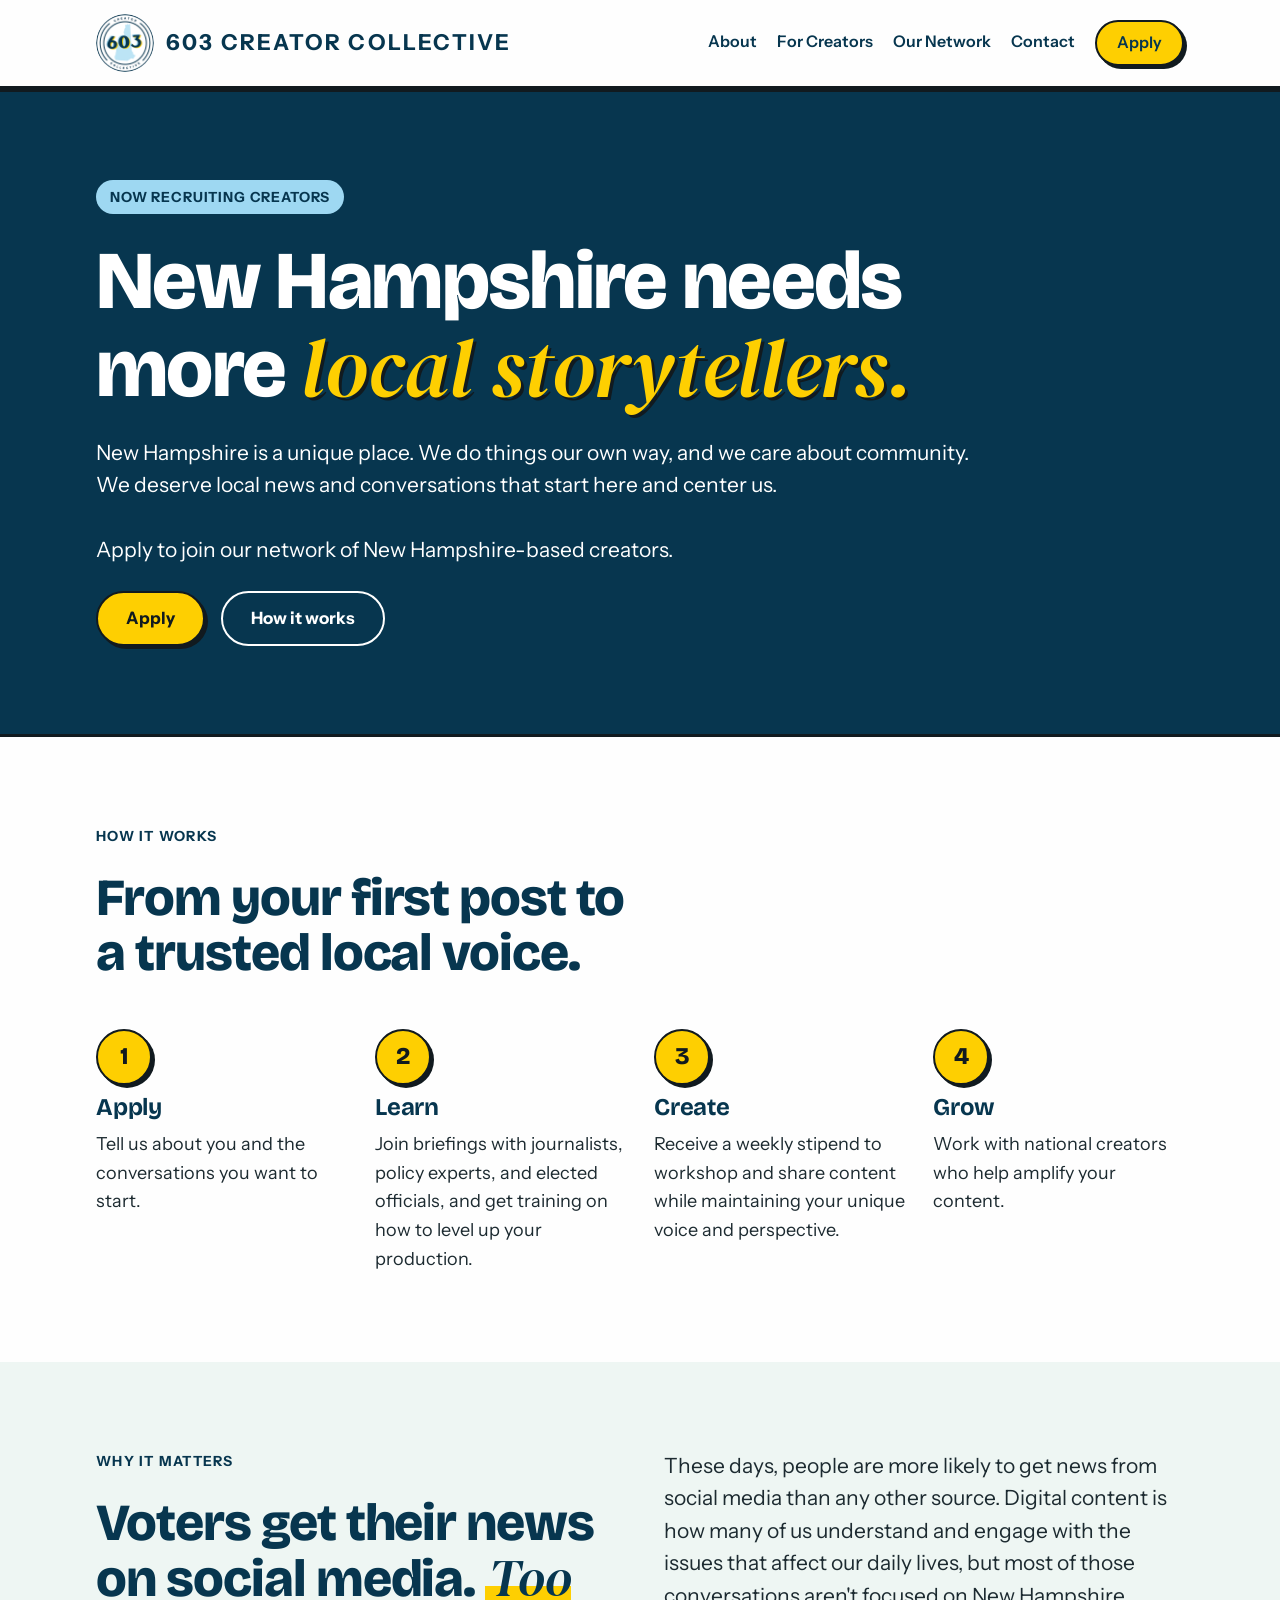
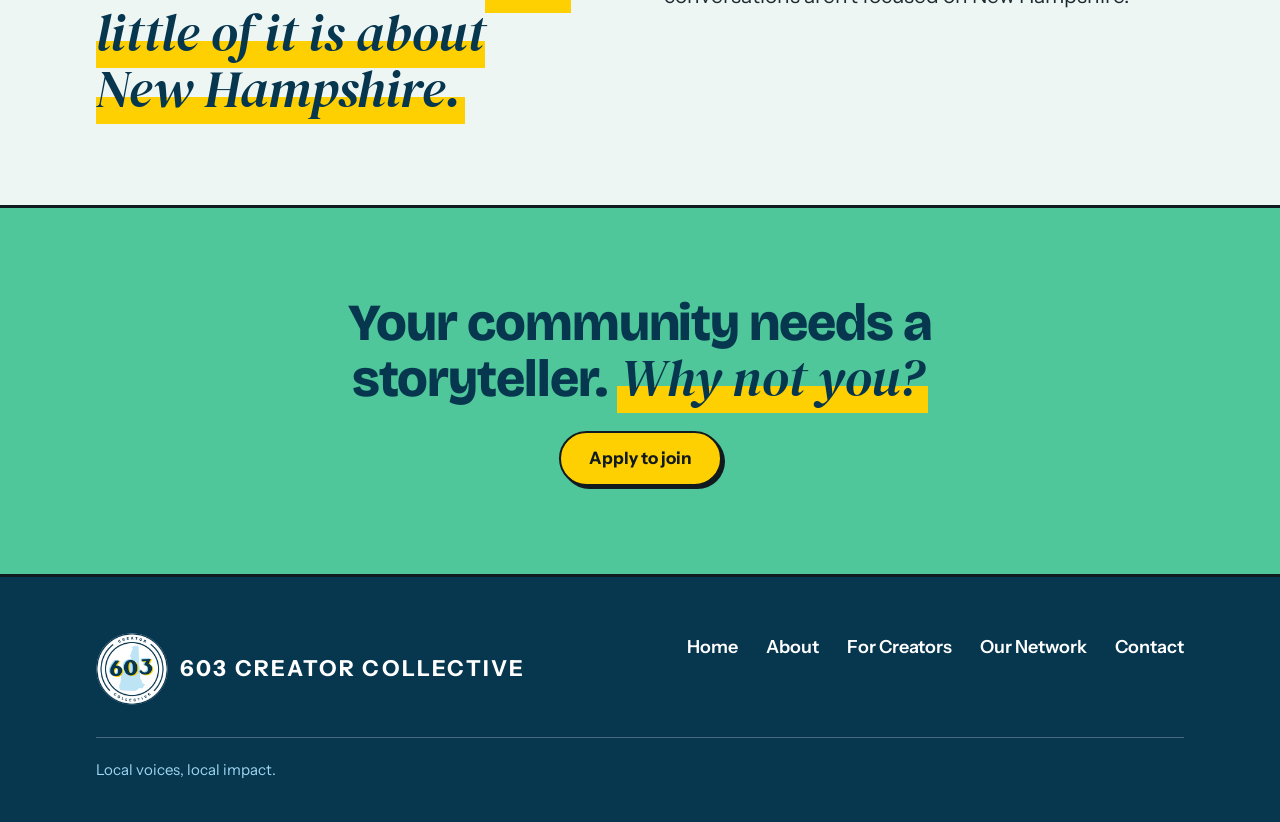
<file: index.html>
<!doctype html>
<html lang="en">
<head>
<meta charset="utf-8">
<meta name="viewport" content="width=device-width, initial-scale=1, viewport-fit=cover">
<title>603 Creator Collective</title>
<meta name="claude:viewport-fit-sides" content="cover">
<meta name="description" content="603 Creator Collective supports New Hampshire creators driving local news and conversation, with a progressive, pro-democracy lens.">
<link rel="preconnect" href="https://fonts.googleapis.com">
<link rel="preconnect" href="https://fonts.gstatic.com" crossorigin>
<link rel="stylesheet" href="https://fonts.googleapis.com/css2?family=Bricolage+Grotesque:opsz,wght@12..96,700;12..96,800&family=DM+Serif+Display:ital@1&family=Instrument+Sans:wght@400;500;600;700&display=swap">
<link rel="icon" type="image/png" href="favicon.png">
<link rel="apple-touch-icon" href="apple-touch-icon.png">
<link rel="stylesheet" href="styles.css">
</head>
<body>
<header class="site-header"><div class="inner"><a class="logo" href="index.html" aria-label="603 Creator Collective, home"><img src="logo-mark.png" alt="" width="240" height="240"><span class="logo-text">603 Creator Collective</span></a><nav class="nav" aria-label="Main"><a href="about.html">About</a><a href="creators.html">For Creators</a><a href="network.html">Our Network</a><a href="contact.html">Contact</a><a class="btn btn-primary" href="creators.html#apply">Apply</a></nav></div></header>
<main id="main">
<section class="band lake"><div class="inner"><div class="stack" style="max-width: 900px">
<span class="tag">Now recruiting creators</span>
<h1>New Hampshire needs more <span class="em">local storytellers.</span></h1>
<p class="lead">New Hampshire is a unique place. We do things our own way, and we care about community. We deserve local news and conversations that start here and center us.<br><br>Apply to join our network of New Hampshire-based creators.</p>
<div class="btn-row"><a class="btn btn-primary" href="creators.html#apply">Apply</a><a class="btn btn-ghost" href="#how">How it works</a></div>
</div></div></section>

<section class="band" id="how"><div class="inner"><div class="stack" style="gap: 48px">
<div class="stack narrow"><span class="eyebrow">How it works</span><h2>From your first post to a trusted local voice.</h2></div>
<ol class="steps">
<li><h3>Apply</h3><p>Tell us about you and the conversations you want to start.</p></li>
<li><h3>Learn</h3><p>Join briefings with journalists, policy experts, and elected officials, and get training on how to level up your production.</p></li>
<li><h3>Create</h3><p>Receive a weekly stipend to workshop and share content while maintaining your unique voice and perspective.</p></li>
<li><h3>Grow</h3><p>Work with national creators who help amplify your content.</p></li>
</ol>
</div></div></section>

<section class="band mist"><div class="inner"><div class="split">
<div class="stack"><span class="eyebrow">Why it matters</span><h2>Voters get their news on social media. <span class="em">Too little of it is about New Hampshire.</span></h2></div>
<div class="stack">
<p class="lead">These days, people are more likely to get news from social media than any other source. Digital content is how many of us understand and engage with the issues that affect our daily lives, but most of those conversations aren't focused on New Hampshire.</p>
</div>
</div></div></section>

<section class="band green"><div class="inner"><div class="stack center">
<h2>Your community needs a storyteller. <span class="em">Why not you?</span></h2>

<div class="btn-row"><a class="btn btn-primary" href="creators.html#apply">Apply to join</a></div>
</div></div></section>
</main>
<footer class="site-footer"><div class="inner">
<div class="footer-top">
<a class="logo" href="index.html" aria-label="603 Creator Collective, home"><img src="logo-mark.png" alt="" width="240" height="240"><span class="logo-text">603 Creator Collective</span></a>
<nav class="footer-links" aria-label="Footer"><a href="index.html">Home</a><a href="about.html">About</a><a href="creators.html">For Creators</a><a href="network.html">Our Network</a><a href="contact.html">Contact</a></nav>
</div>
<div class="footer-bottom">
<span>Local voices, local impact.</span>
</div>
</div></footer>

</body>
</html>
</file>
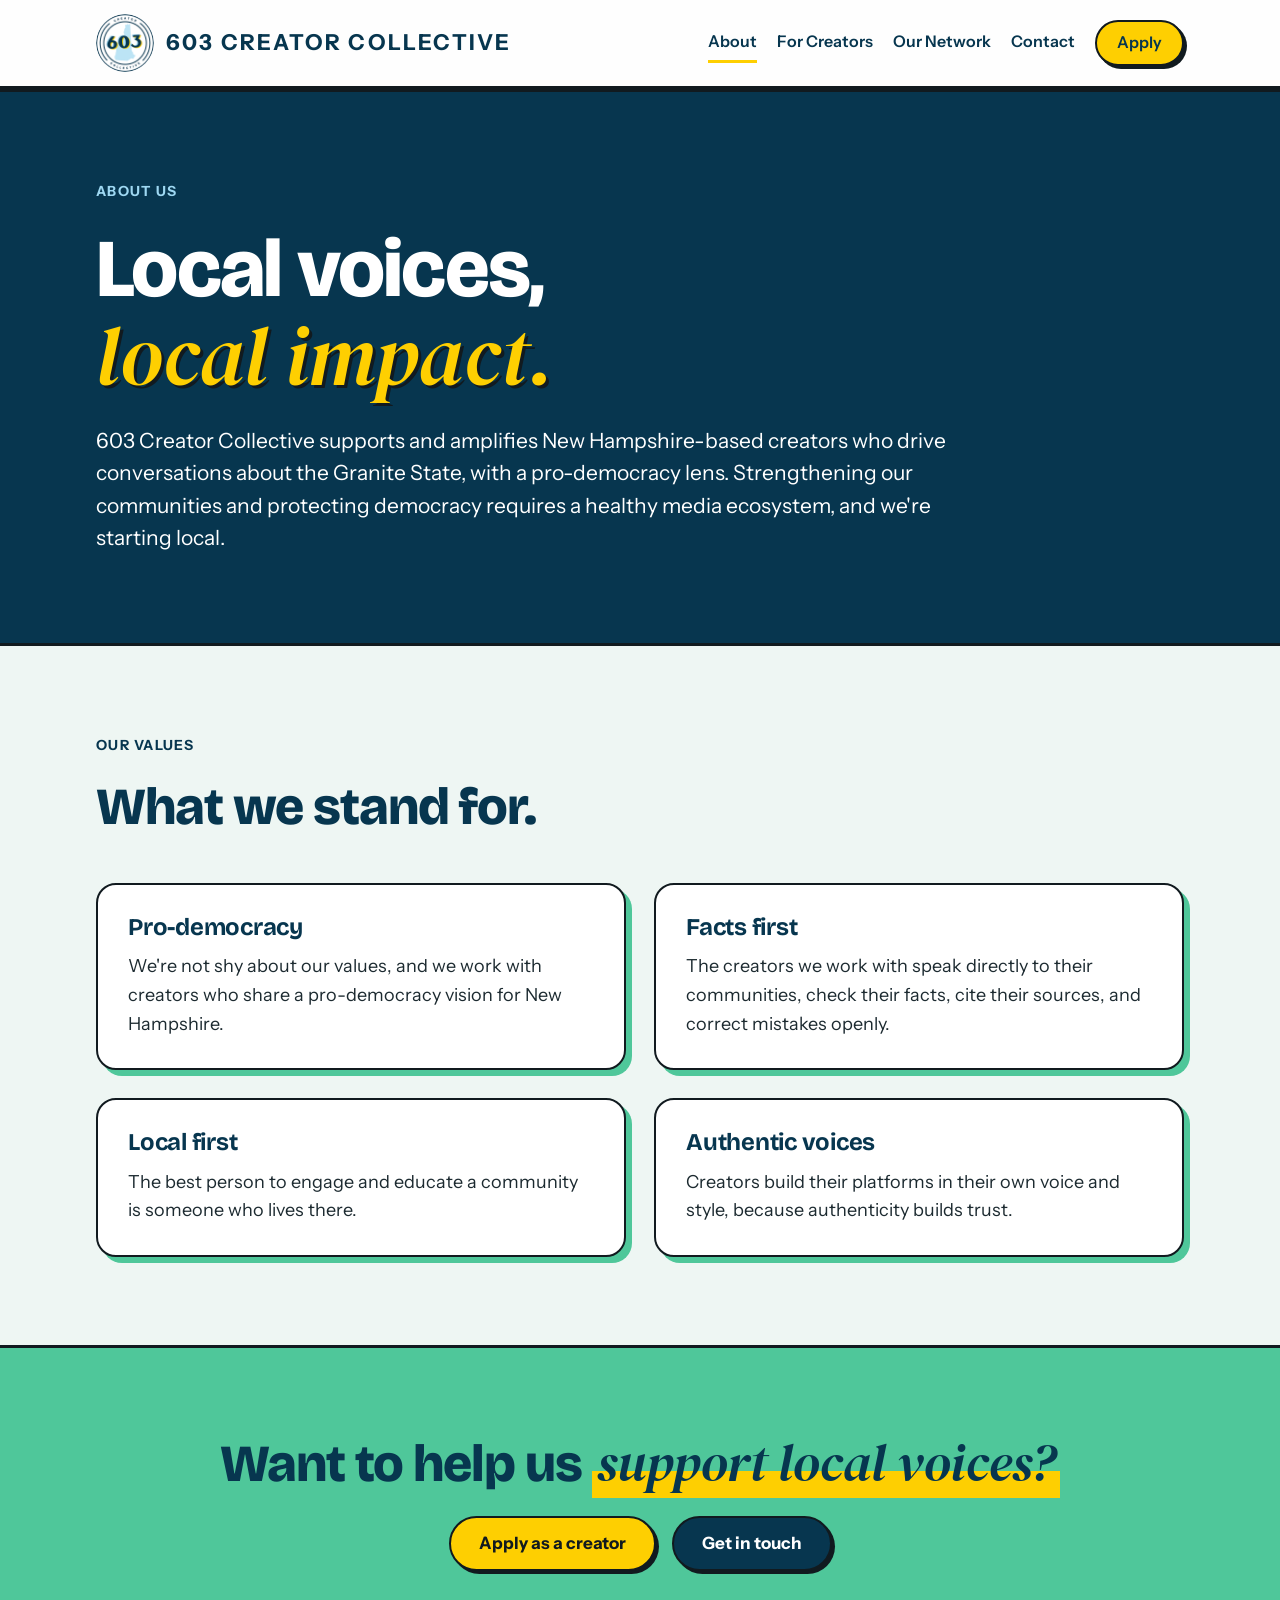
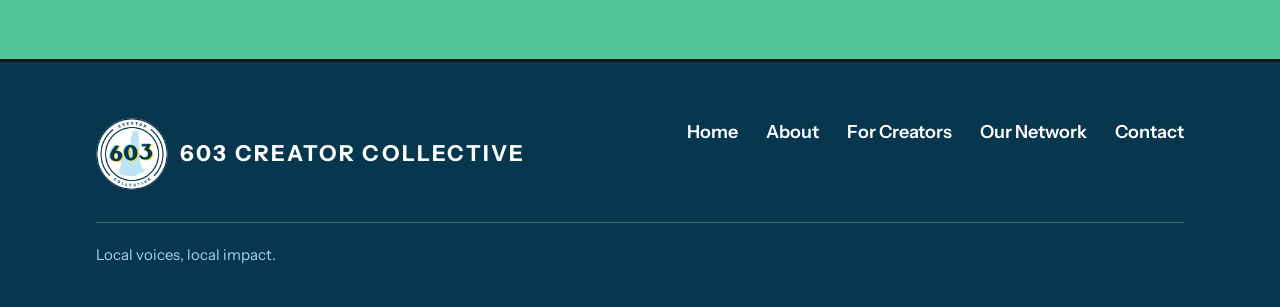
<file: about.html>
<!doctype html>
<html lang="en">
<head>
<meta charset="utf-8">
<meta name="viewport" content="width=device-width, initial-scale=1, viewport-fit=cover">
<title>About · 603 Creator Collective</title>
<meta name="claude:viewport-fit-sides" content="cover">
<meta name="description" content="603 Creator Collective supports New Hampshire creators driving local news and conversation, with a progressive, pro-democracy lens.">
<link rel="preconnect" href="https://fonts.googleapis.com">
<link rel="preconnect" href="https://fonts.gstatic.com" crossorigin>
<link rel="stylesheet" href="https://fonts.googleapis.com/css2?family=Bricolage+Grotesque:opsz,wght@12..96,700;12..96,800&family=DM+Serif+Display:ital@1&family=Instrument+Sans:wght@400;500;600;700&display=swap">
<link rel="icon" type="image/png" href="favicon.png">
<link rel="apple-touch-icon" href="apple-touch-icon.png">
<link rel="stylesheet" href="styles.css">
</head>
<body>
<header class="site-header"><div class="inner"><a class="logo" href="index.html" aria-label="603 Creator Collective, home"><img src="logo-mark.png" alt="" width="240" height="240"><span class="logo-text">603 Creator Collective</span></a><nav class="nav" aria-label="Main"><a href="about.html" aria-current="page">About</a><a href="creators.html">For Creators</a><a href="network.html">Our Network</a><a href="contact.html">Contact</a><a class="btn btn-primary" href="creators.html#apply">Apply</a></nav></div></header>
<main id="main">
<section class="band lake"><div class="inner"><div class="stack" style="max-width: 900px">
<span class="eyebrow">About us</span>
<h1>Local voices, <span class="em">local impact.</span></h1>
<p class="lead">603 Creator Collective supports and amplifies New Hampshire-based creators who drive conversations about the Granite State, with a pro-democracy lens. Strengthening our communities and protecting democracy requires a healthy media ecosystem, and we're starting local.</p>

</div></div></section>

<section class="band mist"><div class="inner"><div class="stack" style="gap: 48px">
<div class="stack narrow"><span class="eyebrow">Our values</span><h2>What we stand for.</h2></div>
<div class="grid two">
<div class="card"><h3>Pro-democracy</h3><p>We're not shy about our values, and we work with creators who share a pro-democracy vision for New Hampshire.</p></div>
<div class="card"><h3>Facts first</h3><p>The creators we work with speak directly to their communities, check their facts, cite their sources, and correct mistakes openly.</p></div>
<div class="card"><h3>Local first</h3><p>The best person to engage and educate a community is someone who lives there.</p></div>
<div class="card"><h3>Authentic voices</h3><p>Creators build their platforms in their own voice and style, because authenticity builds trust.</p></div>
</div>
</div></div></section>

<section class="band green"><div class="inner"><div class="stack center">
<h2>Want to help us <span class="em">support local voices?</span></h2>

<div class="btn-row"><a class="btn btn-primary" href="creators.html#apply">Apply as a creator</a><a class="btn btn-dark" href="contact.html">Get in touch</a></div>
</div></div></section>
</main>
<footer class="site-footer"><div class="inner">
<div class="footer-top">
<a class="logo" href="index.html" aria-label="603 Creator Collective, home"><img src="logo-mark.png" alt="" width="240" height="240"><span class="logo-text">603 Creator Collective</span></a>
<nav class="footer-links" aria-label="Footer"><a href="index.html">Home</a><a href="about.html">About</a><a href="creators.html">For Creators</a><a href="network.html">Our Network</a><a href="contact.html">Contact</a></nav>
</div>
<div class="footer-bottom">
<span>Local voices, local impact.</span>
</div>
</div></footer>

</body>
</html>
</file>
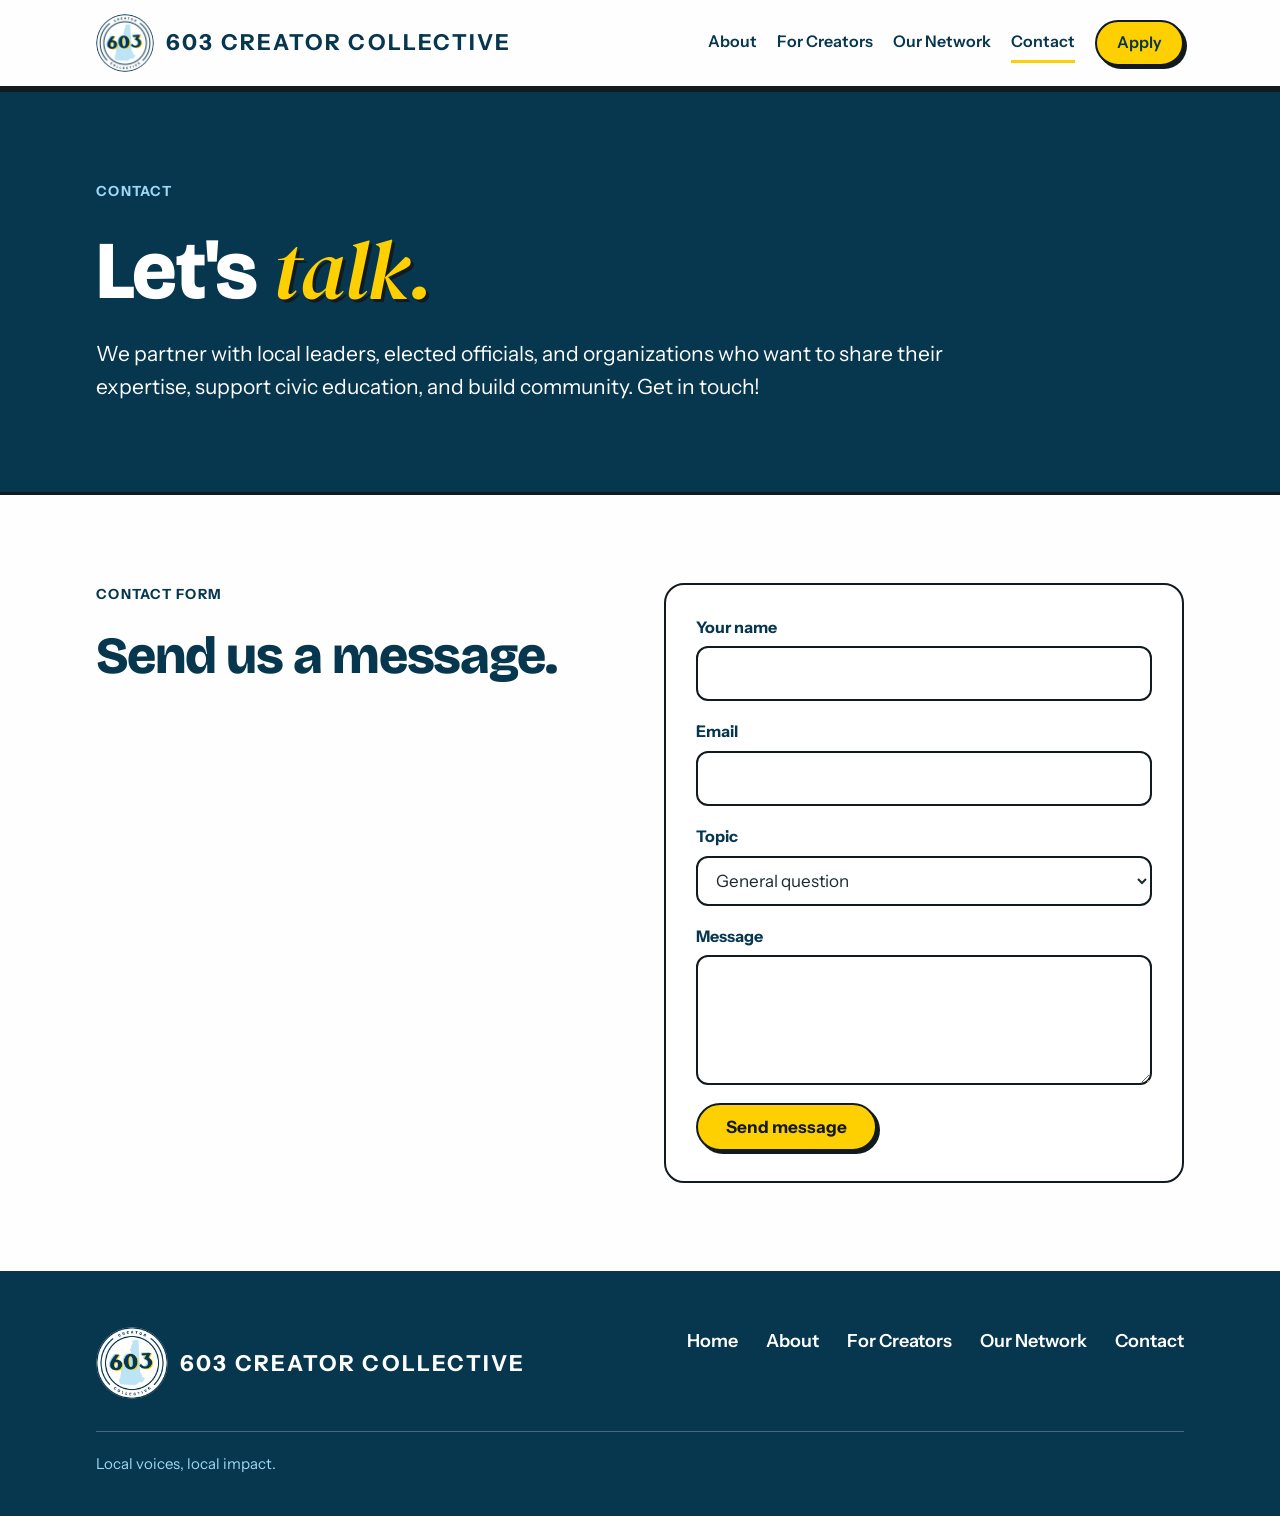
<file: contact.html>
<!doctype html>
<html lang="en">
<head>
<meta charset="utf-8">
<meta name="viewport" content="width=device-width, initial-scale=1, viewport-fit=cover">
<title>Contact · 603 Creator Collective</title>
<meta name="claude:viewport-fit-sides" content="cover">
<meta name="description" content="603 Creator Collective supports New Hampshire creators driving local news and conversation, with a progressive, pro-democracy lens.">
<link rel="preconnect" href="https://fonts.googleapis.com">
<link rel="preconnect" href="https://fonts.gstatic.com" crossorigin>
<link rel="stylesheet" href="https://fonts.googleapis.com/css2?family=Bricolage+Grotesque:opsz,wght@12..96,700;12..96,800&family=DM+Serif+Display:ital@1&family=Instrument+Sans:wght@400;500;600;700&display=swap">
<link rel="icon" type="image/png" href="favicon.png">
<link rel="apple-touch-icon" href="apple-touch-icon.png">
<link rel="stylesheet" href="styles.css">
</head>
<body>
<header class="site-header"><div class="inner"><a class="logo" href="index.html" aria-label="603 Creator Collective, home"><img src="logo-mark.png" alt="" width="240" height="240"><span class="logo-text">603 Creator Collective</span></a><nav class="nav" aria-label="Main"><a href="about.html">About</a><a href="creators.html">For Creators</a><a href="network.html">Our Network</a><a href="contact.html" aria-current="page">Contact</a><a class="btn btn-primary" href="creators.html#apply">Apply</a></nav></div></header>
<main id="main">
<section class="band lake"><div class="inner"><div class="stack" style="max-width: 900px">
<span class="eyebrow">Contact</span>
<h1>Let's <span class="em">talk.</span></h1>
<p class="lead">We partner with local leaders, elected officials, and organizations who want to share their expertise, support civic education, and build community. Get in touch!</p>

</div></div></section>

<section class="band"><div class="inner"><div class="split">
<div class="stack"><span class="eyebrow">Contact form</span><h2>Send us a message.</h2></div>
<form class="form card flat" data-gform="https://docs.google.com/forms/d/e/1FAIpQLSe23nttilXLbDlJhtJzKKT8Ek1Fc8yXlKv9gCPgCnXrwJM52Q/formResponse" data-success="Thanks for reaching out! We've received your message and will get back to you soon." data-error="Your message didn't send. Please check your connection and try again." novalidate>
<div class="row">
<div class="field"><label for="ct-name">Your name</label><input id="ct-name" name="entry.1474774171" autocomplete="name" required></div>
<div class="field"><label for="ct-email">Email</label><input id="ct-email" name="entry.384264651" type="email" autocomplete="email" required></div>
</div>
<div class="field"><label for="ct-topic">Topic</label>
<select id="ct-topic" name="entry.1905439633"><option>General question</option><option>Applying as a creator</option><option>Partnership</option><option>Volunteering</option><option>Press</option></select></div>
<div class="field"><label for="ct-msg">Message</label><textarea id="ct-msg" name="entry.910250393" required></textarea></div>
<div class="btn-row"><button class="btn btn-primary" type="submit">Send message</button></div>
<div class="form-status" role="status" tabindex="-1" hidden></div>
</form>
</div></div></section>
</main>
<footer class="site-footer"><div class="inner">
<div class="footer-top">
<a class="logo" href="index.html" aria-label="603 Creator Collective, home"><img src="logo-mark.png" alt="" width="240" height="240"><span class="logo-text">603 Creator Collective</span></a>
<nav class="footer-links" aria-label="Footer"><a href="index.html">Home</a><a href="about.html">About</a><a href="creators.html">For Creators</a><a href="network.html">Our Network</a><a href="contact.html">Contact</a></nav>
</div>
<div class="footer-bottom">
<span>Local voices, local impact.</span>
</div>
</div></footer>
<script>
function showStatus(form, msg, ok) {
  var status = form.querySelector('.form-status');
  status.hidden = false;
  status.textContent = msg;
  status.style.background = ok ? '' : '#FFF6C7';
  status.focus();
}
document.querySelectorAll('form[data-demo]').forEach(function (form) {
  form.addEventListener('submit', function (e) {
    e.preventDefault();
    if (!form.reportValidity()) return;
    showStatus(form, form.getAttribute('data-demo'), true);
  });
});
document.querySelectorAll('form[data-gform]').forEach(function (form) {
  form.addEventListener('submit', function (e) {
    e.preventDefault();
    if (!form.reportValidity()) return;
    var button = form.querySelector('button[type="submit"]');
    var label = button.textContent;
    button.disabled = true;
    button.textContent = 'Sending…';
    fetch(form.getAttribute('data-gform'), { method: 'POST', mode: 'no-cors', body: new FormData(form) })
      .then(function () {
        form.reset();
        showStatus(form, form.getAttribute('data-success'), true);
      })
      .catch(function () {
        showStatus(form, form.getAttribute('data-error') || "Your application didn't send. Please check your connection and try again.", false);
      })
      .finally(function () {
        button.disabled = false;
        button.textContent = label;
      });
  });
});
</script>
</body>
</html>
</file>
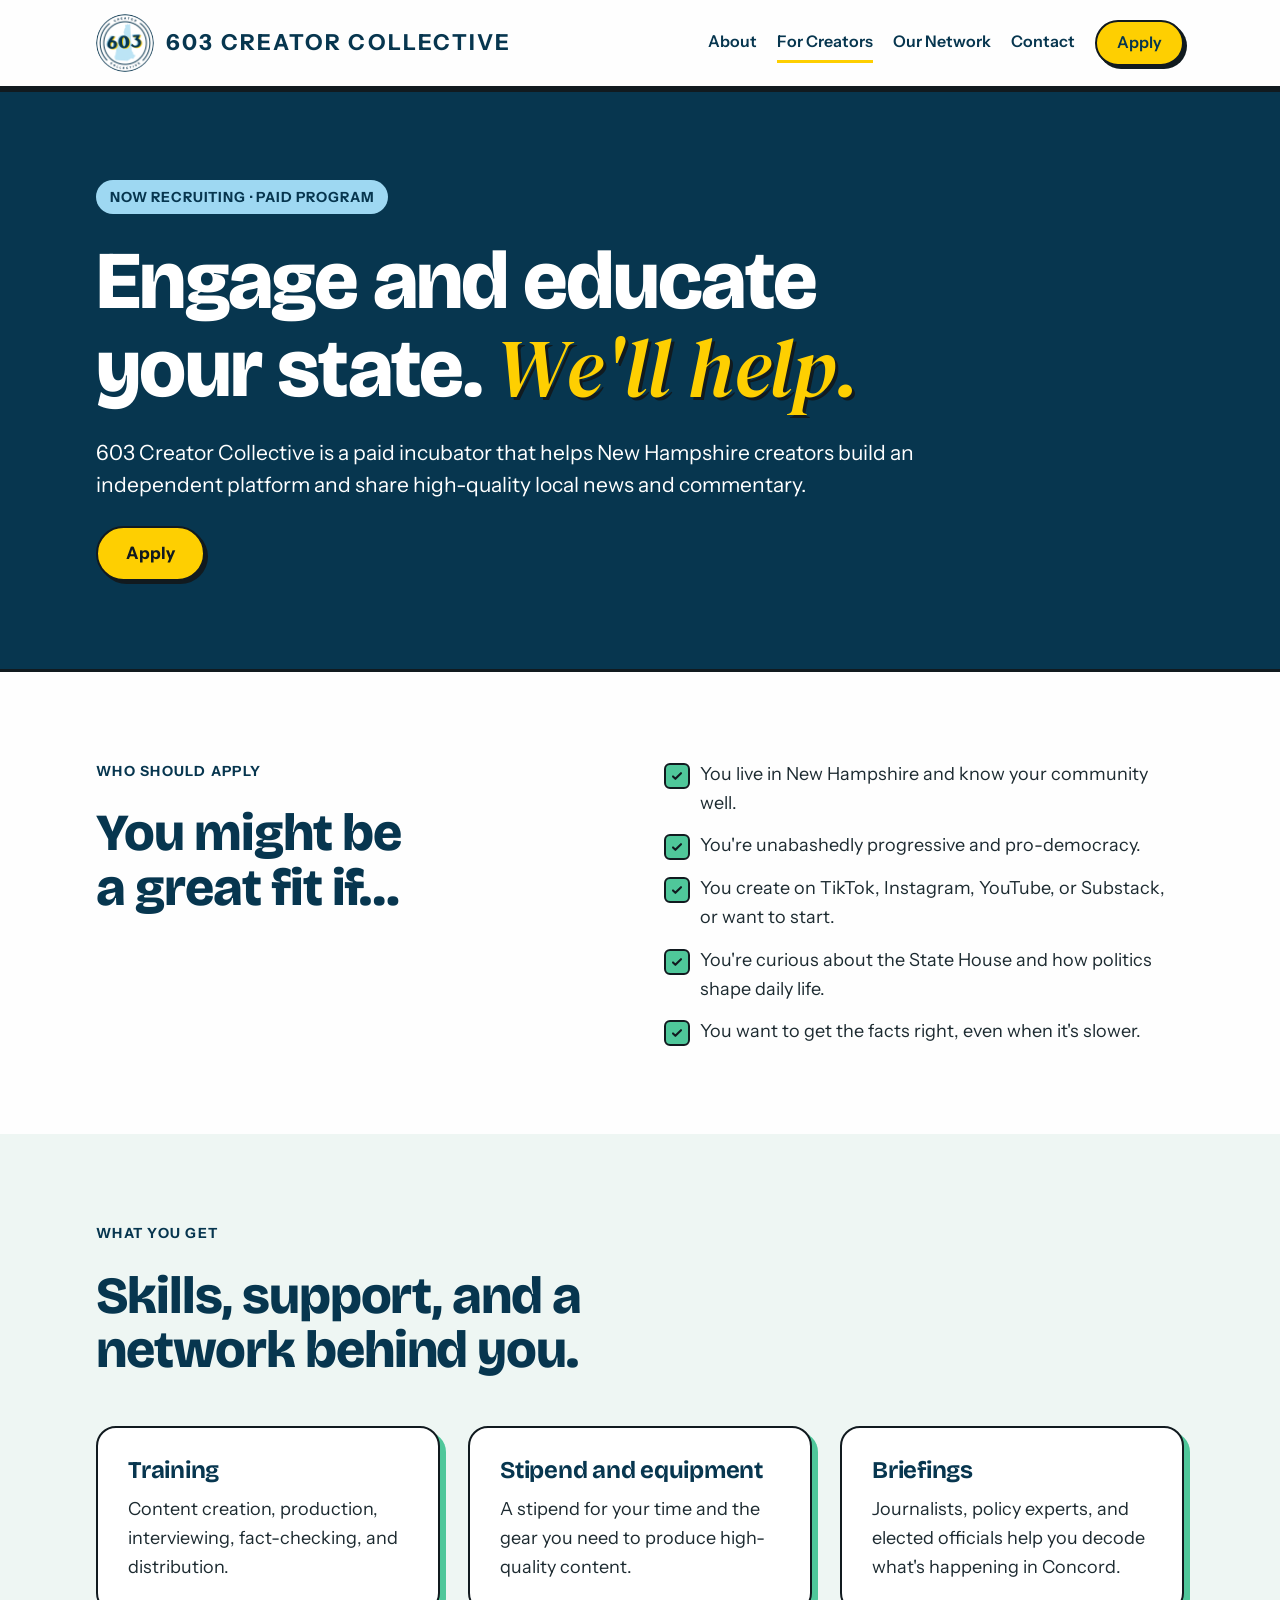
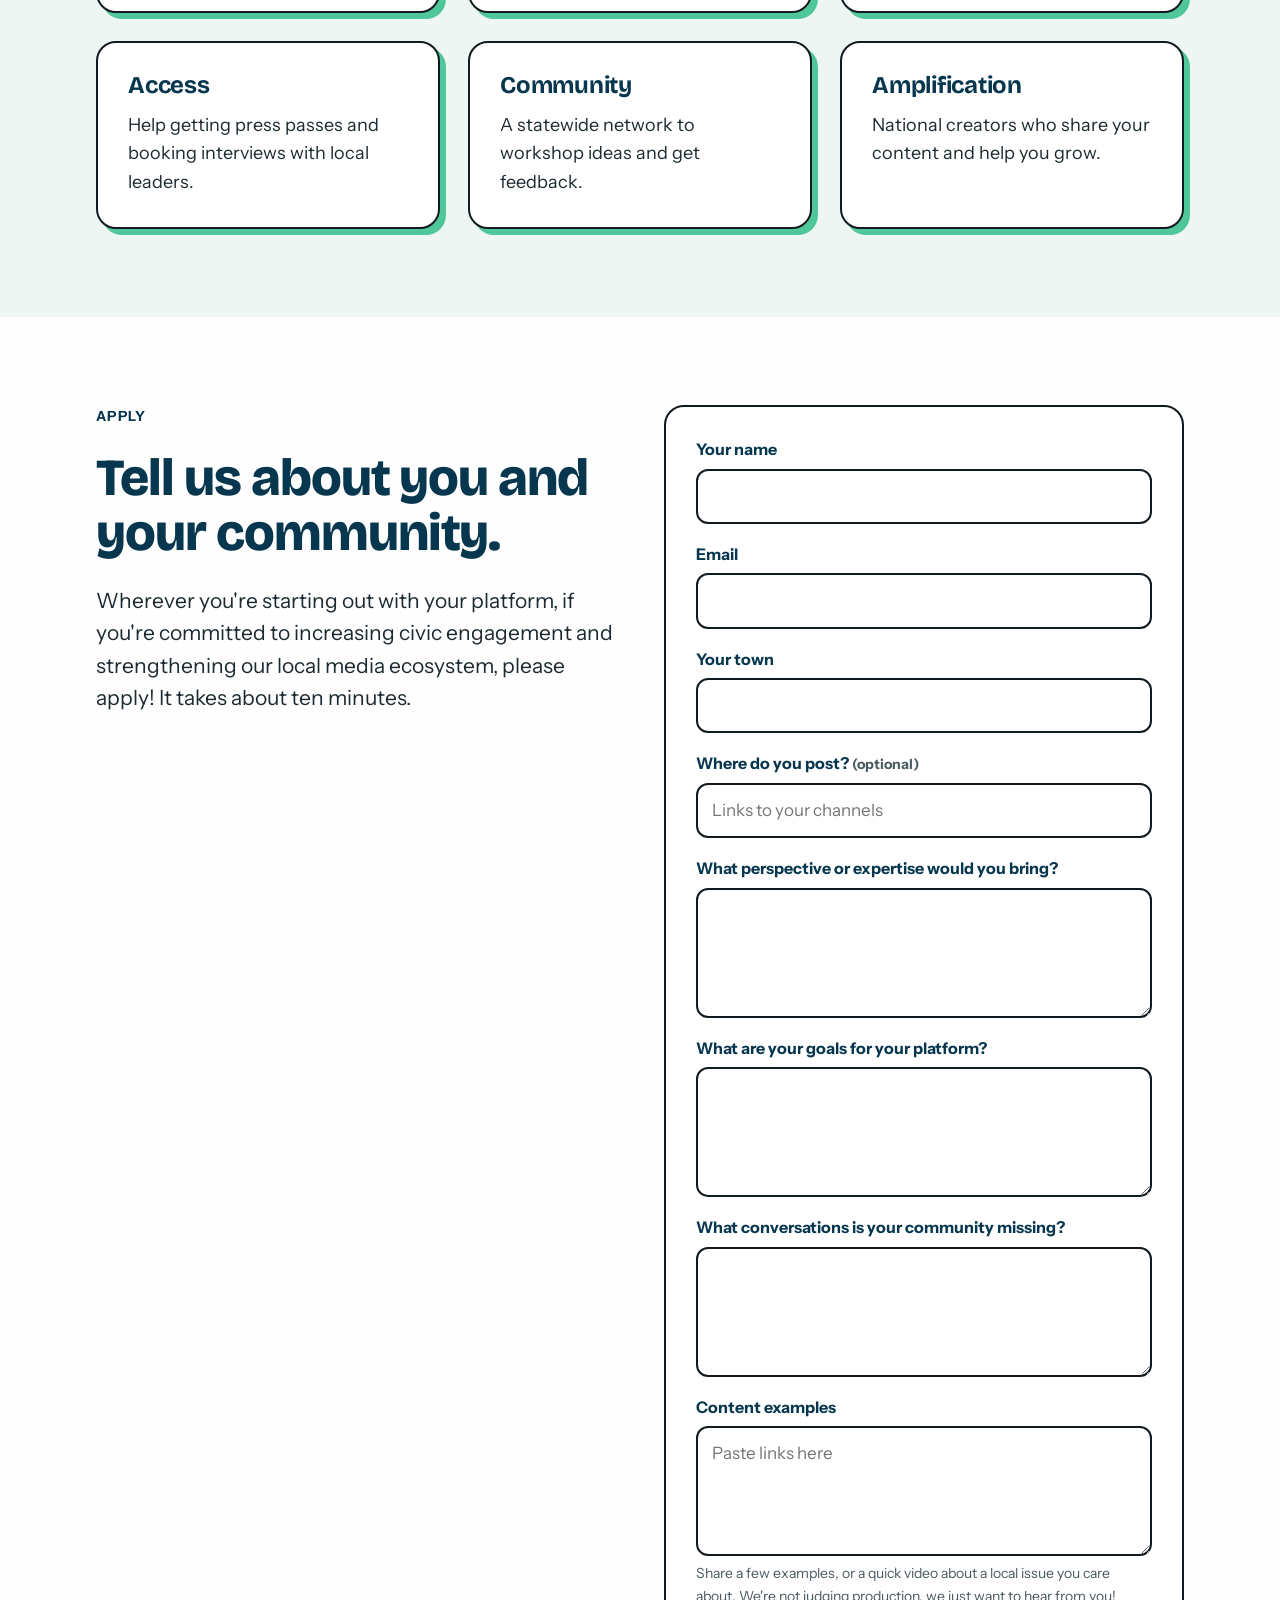
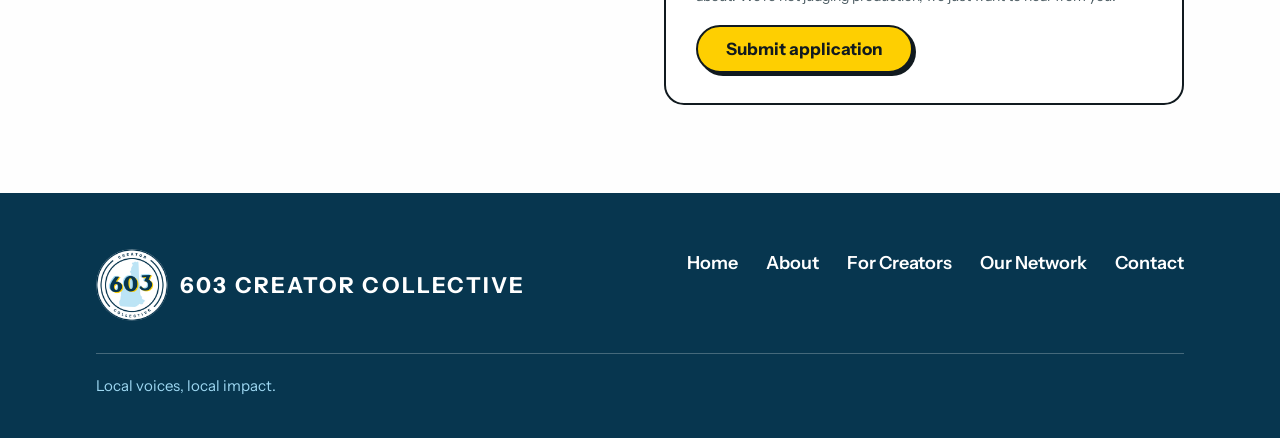
<file: creators.html>
<!doctype html>
<html lang="en">
<head>
<meta charset="utf-8">
<meta name="viewport" content="width=device-width, initial-scale=1, viewport-fit=cover">
<title>For Creators · 603 Creator Collective</title>
<meta name="claude:viewport-fit-sides" content="cover">
<meta name="description" content="603 Creator Collective supports New Hampshire creators driving local news and conversation, with a progressive, pro-democracy lens.">
<link rel="preconnect" href="https://fonts.googleapis.com">
<link rel="preconnect" href="https://fonts.gstatic.com" crossorigin>
<link rel="stylesheet" href="https://fonts.googleapis.com/css2?family=Bricolage+Grotesque:opsz,wght@12..96,700;12..96,800&family=DM+Serif+Display:ital@1&family=Instrument+Sans:wght@400;500;600;700&display=swap">
<link rel="icon" type="image/png" href="favicon.png">
<link rel="apple-touch-icon" href="apple-touch-icon.png">
<link rel="stylesheet" href="styles.css">
</head>
<body>
<header class="site-header"><div class="inner"><a class="logo" href="index.html" aria-label="603 Creator Collective, home"><img src="logo-mark.png" alt="" width="240" height="240"><span class="logo-text">603 Creator Collective</span></a><nav class="nav" aria-label="Main"><a href="about.html">About</a><a href="creators.html" aria-current="page">For Creators</a><a href="network.html">Our Network</a><a href="contact.html">Contact</a><a class="btn btn-primary" href="creators.html#apply">Apply</a></nav></div></header>
<main id="main">
<section class="band lake"><div class="inner"><div class="stack" style="max-width: 900px">
<span class="tag">Now recruiting · Paid program</span>
<h1>Engage and educate your state. <span class="em">We'll help.</span></h1>
<p class="lead">603 Creator Collective is a paid incubator that helps New Hampshire creators build an independent platform and share high-quality local news and commentary.</p>
<div class="btn-row"><a class="btn btn-primary" href="#apply">Apply</a></div>
</div></div></section>

<section class="band"><div class="inner"><div class="split">
<div class="stack"><span class="eyebrow">Who should apply</span><h2>You might be a great fit if…</h2></div>
<ul class="checks">
<li>You live in New Hampshire and know your community well.</li>
<li>You're unabashedly progressive and pro-democracy.</li>
<li>You create on TikTok, Instagram, YouTube, or Substack, or want to start.</li>
<li>You're curious about the State House and how politics shape daily life.</li>
<li>You want to get the facts right, even when it's slower.</li>
</ul>
</div></div></section>

<section class="band mist"><div class="inner"><div class="stack" style="gap: 48px">
<div class="stack narrow"><span class="eyebrow">What you get</span><h2>Skills, support, and a network behind you.</h2></div>
<div class="grid">
<div class="card"><h3>Training</h3><p>Content creation, production, interviewing, fact-checking, and distribution.</p></div>
<div class="card"><h3>Stipend and equipment</h3><p>A stipend for your time and the gear you need to produce high-quality content.</p></div>
<div class="card"><h3>Briefings</h3><p>Journalists, policy experts, and elected officials help you decode what's happening in Concord.</p></div>
<div class="card"><h3>Access</h3><p>Help getting press passes and booking interviews with local leaders.</p></div>
<div class="card"><h3>Community</h3><p>A statewide network to workshop ideas and get feedback.</p></div>
<div class="card"><h3>Amplification</h3><p>National creators who share your content and help you grow.</p></div>
</div>
</div></div></section>

<section class="band" id="apply"><div class="inner"><div class="split">
<div class="stack">
<span class="eyebrow">Apply</span>
<h2>Tell us about you and your community.</h2>
<p class="lead">Wherever you're starting out with your platform, if you're committed to increasing civic engagement and strengthening our local media ecosystem, please apply! It takes about ten minutes.</p>
</div>
<form class="form card flat" data-gform="https://docs.google.com/forms/d/e/1FAIpQLSdlBNf1HaC2ghh8mrGEjDJ3iVQ-CyfENuBFmmbTyyChNSfX3w/formResponse" data-success="Thanks for applying! We've received your application and will be in touch." novalidate>
<div class="row">
<div class="field"><label for="ap-name">Your name</label><input id="ap-name" name="entry.1962217275" autocomplete="name" required></div>
<div class="field"><label for="ap-email">Email</label><input id="ap-email" name="entry.210486829" type="email" autocomplete="email" required></div>
</div>
<div class="row">
<div class="field"><label for="ap-town">Your town</label><input id="ap-town" name="entry.1864285526" required></div>
<div class="field"><label for="ap-links">Where do you post? <span class="hint">(optional)</span></label><input id="ap-links" name="entry.830884947" placeholder="Links to your channels"></div>
</div>
<div class="field"><label for="ap-perspective">What perspective or expertise would you bring?</label><textarea id="ap-perspective" name="entry.1317616149" required></textarea></div>
<div class="field"><label for="ap-goals">What are your goals for your platform?</label><textarea id="ap-goals" name="entry.899591539" required></textarea></div>
<div class="field"><label for="ap-missing">What conversations is your community missing?</label><textarea id="ap-missing" name="entry.1381312003" required></textarea></div>
<div class="field"><label for="ap-examples">Content examples</label><textarea id="ap-examples" name="entry.1330053025" placeholder="Paste links here"></textarea><span class="hint">Share a few examples, or a quick video about a local issue you care about. We're not judging production, we just want to hear from you!</span></div>
<div class="btn-row"><button class="btn btn-primary" type="submit">Submit application</button></div>
<div class="form-status" role="status" tabindex="-1" hidden></div>
</form>
</div></div></section>
</main>
<footer class="site-footer"><div class="inner">
<div class="footer-top">
<a class="logo" href="index.html" aria-label="603 Creator Collective, home"><img src="logo-mark.png" alt="" width="240" height="240"><span class="logo-text">603 Creator Collective</span></a>
<nav class="footer-links" aria-label="Footer"><a href="index.html">Home</a><a href="about.html">About</a><a href="creators.html">For Creators</a><a href="network.html">Our Network</a><a href="contact.html">Contact</a></nav>
</div>
<div class="footer-bottom">
<span>Local voices, local impact.</span>
</div>
</div></footer>
<script>
function showStatus(form, msg, ok) {
  var status = form.querySelector('.form-status');
  status.hidden = false;
  status.textContent = msg;
  status.style.background = ok ? '' : '#FFF6C7';
  status.focus();
}
document.querySelectorAll('form[data-demo]').forEach(function (form) {
  form.addEventListener('submit', function (e) {
    e.preventDefault();
    if (!form.reportValidity()) return;
    showStatus(form, form.getAttribute('data-demo'), true);
  });
});
document.querySelectorAll('form[data-gform]').forEach(function (form) {
  form.addEventListener('submit', function (e) {
    e.preventDefault();
    if (!form.reportValidity()) return;
    var button = form.querySelector('button[type="submit"]');
    var label = button.textContent;
    button.disabled = true;
    button.textContent = 'Sending…';
    fetch(form.getAttribute('data-gform'), { method: 'POST', mode: 'no-cors', body: new FormData(form) })
      .then(function () {
        form.reset();
        showStatus(form, form.getAttribute('data-success'), true);
      })
      .catch(function () {
        showStatus(form, form.getAttribute('data-error') || "Your application didn't send. Please check your connection and try again.", false);
      })
      .finally(function () {
        button.disabled = false;
        button.textContent = label;
      });
  });
});
</script>
</body>
</html>
</file>
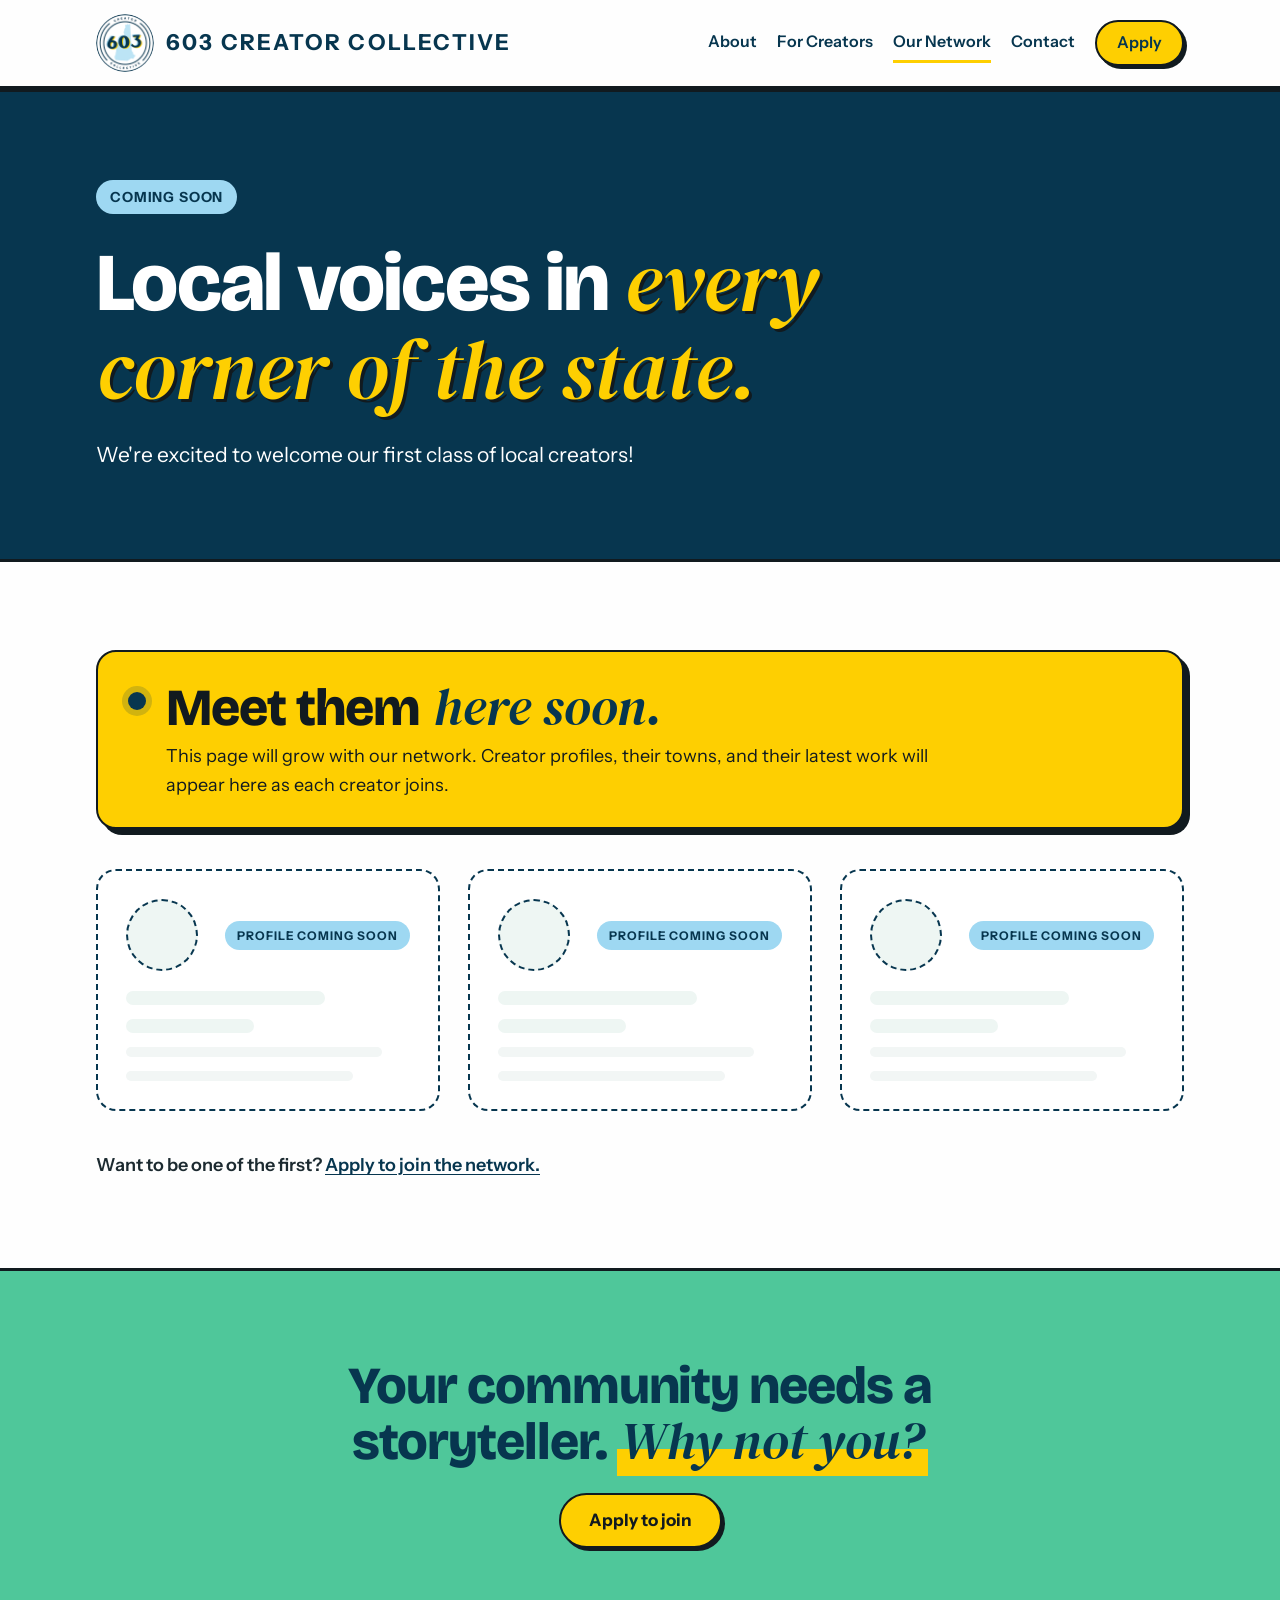
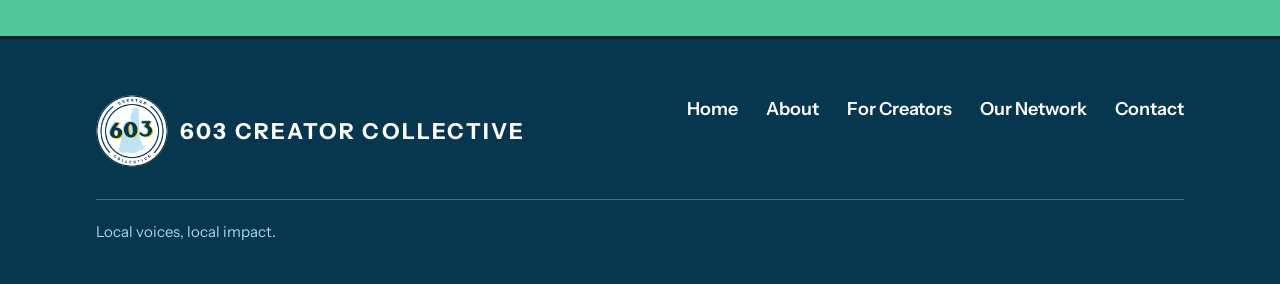
<file: network.html>
<!doctype html>
<html lang="en">
<head>
<meta charset="utf-8">
<meta name="viewport" content="width=device-width, initial-scale=1, viewport-fit=cover">
<title>Our Network · 603 Creator Collective</title>
<meta name="claude:viewport-fit-sides" content="cover">
<meta name="description" content="603 Creator Collective supports New Hampshire creators driving local news and conversation, with a progressive, pro-democracy lens.">
<link rel="preconnect" href="https://fonts.googleapis.com">
<link rel="preconnect" href="https://fonts.gstatic.com" crossorigin>
<link rel="stylesheet" href="https://fonts.googleapis.com/css2?family=Bricolage+Grotesque:opsz,wght@12..96,700;12..96,800&family=DM+Serif+Display:ital@1&family=Instrument+Sans:wght@400;500;600;700&display=swap">
<link rel="icon" type="image/png" href="favicon.png">
<link rel="apple-touch-icon" href="apple-touch-icon.png">
<link rel="stylesheet" href="styles.css">
</head>
<body>
<header class="site-header"><div class="inner"><a class="logo" href="index.html" aria-label="603 Creator Collective, home"><img src="logo-mark.png" alt="" width="240" height="240"><span class="logo-text">603 Creator Collective</span></a><nav class="nav" aria-label="Main"><a href="about.html">About</a><a href="creators.html">For Creators</a><a href="network.html" aria-current="page">Our Network</a><a href="contact.html">Contact</a><a class="btn btn-primary" href="creators.html#apply">Apply</a></nav></div></header>
<main id="main">
<section class="band lake"><div class="inner"><div class="stack" style="max-width: 900px">
<span class="tag">Coming soon</span>
<h1>Local voices in <span class="em">every corner of the state.</span></h1>
<p class="lead">We're excited to welcome our first class of local creators!</p>

</div></div></section>

<section class="band"><div class="inner"><div class="stack" style="gap: 40px">
<div class="soon-banner">
<span class="soon-dot" aria-hidden="true"></span>
<div class="stack" style="gap: 6px">
<h2>Meet them <span class="em">here soon.</span></h2>
<p>This page will grow with our network. Creator profiles, their towns, and their latest work will appear here as each creator joins.</p>
</div>
</div>
<div class="grid">
<div class="slot" aria-hidden="true">
<div class="slot-top"><span class="slot-avatar"></span><span class="slot-pill">Profile coming soon</span></div>
<span class="slot-bar" style="width: 70%"></span>
<span class="slot-bar" style="width: 45%"></span>
<span class="slot-bar thin" style="width: 90%"></span>
<span class="slot-bar thin" style="width: 80%"></span>
</div><div class="slot" aria-hidden="true">
<div class="slot-top"><span class="slot-avatar"></span><span class="slot-pill">Profile coming soon</span></div>
<span class="slot-bar" style="width: 70%"></span>
<span class="slot-bar" style="width: 45%"></span>
<span class="slot-bar thin" style="width: 90%"></span>
<span class="slot-bar thin" style="width: 80%"></span>
</div><div class="slot" aria-hidden="true">
<div class="slot-top"><span class="slot-avatar"></span><span class="slot-pill">Profile coming soon</span></div>
<span class="slot-bar" style="width: 70%"></span>
<span class="slot-bar" style="width: 45%"></span>
<span class="slot-bar thin" style="width: 90%"></span>
<span class="slot-bar thin" style="width: 80%"></span>
</div>
</div>
<p class="slot-note">Want to be one of the first? <a href="creators.html#apply">Apply to join the network.</a></p>
</div></div></section>

<section class="band green"><div class="inner"><div class="stack center">
<h2>Your community needs a storyteller. <span class="em">Why not you?</span></h2>

<div class="btn-row"><a class="btn btn-primary" href="creators.html#apply">Apply to join</a></div>
</div></div></section>
</main>
<footer class="site-footer"><div class="inner">
<div class="footer-top">
<a class="logo" href="index.html" aria-label="603 Creator Collective, home"><img src="logo-mark.png" alt="" width="240" height="240"><span class="logo-text">603 Creator Collective</span></a>
<nav class="footer-links" aria-label="Footer"><a href="index.html">Home</a><a href="about.html">About</a><a href="creators.html">For Creators</a><a href="network.html">Our Network</a><a href="contact.html">Contact</a></nav>
</div>
<div class="footer-bottom">
<span>Local voices, local impact.</span>
</div>
</div></footer>

</body>
</html>
</file>
<file: styles.css>
/* Layout: full-width colour bands, each with a centred inner column; outlined cards and pill buttons with hard offset shadows. */
:root {
  --lake: #07364F;      /* anchor: hero, footer, headings */
  --yellow: #FECF01;    /* accent: buttons, highlight words */
  --green: #4FC79A;     /* support: CTA band, card shadows */
  --sky: #9ED8F2;       /* spark: tags only */
  --ink: #111A1F;       /* outlines, shadows */
  --paper: #FEFEFE;     /* base */
  --mist: #EEF6F3;      /* alternate section tint */
  --text: #1C2A30;      /* body text */
  --muted: #4A5A61;     /* secondary text */
  --font-display: 'Bricolage Grotesque', 'Arial Black', system-ui, sans-serif;
  --font-emphasis: 'DM Serif Display', Georgia, serif;
  --font-body: 'Instrument Sans', 'Helvetica Neue', Arial, sans-serif;
  --line: 2.5px solid var(--ink);
  --radius: 20px;
  color-scheme: light;
}

* { box-sizing: border-box; }
html { scroll-behavior: smooth; }
@media (prefers-reduced-motion: reduce) { html { scroll-behavior: auto; } * { transition: none !important; } }
body {
  margin: 0;
  background: var(--paper);
  color: var(--text);
  font-family: var(--font-body);
  font-size: 18px;
  line-height: 1.6;
}
img { max-width: 100%; }
a { color: var(--lake); text-underline-offset: 3px; }
a:hover { color: var(--ink); }
:focus-visible { outline: 3px solid var(--yellow); outline-offset: 3px; box-shadow: 0 0 0 6px var(--ink); }

/* Bands and columns */
.band { padding-block: 88px; }
.band > .inner,
.site-header > .inner,
.site-footer > .inner {
  max-width: 1120px;
  margin: 0 auto;
  padding-left: max(16px, env(safe-area-inset-left, 0px));
  padding-right: max(16px, env(safe-area-inset-right, 0px));
}
.band.lake { background: var(--lake); color: #FFFFFF; border-block: 3px solid var(--ink); }
.band.green { background: var(--green); color: var(--lake); border-block: 3px solid var(--ink); }
.band.mist { background: var(--mist); }
.band.tight { padding-block: 64px; }
.stack { display: flex; flex-direction: column; gap: 24px; }
.stack.center { align-items: center; text-align: center; }
.narrow { max-width: 680px; }

/* Type */
h1, h2, h3 { font-family: var(--font-display); font-weight: 800; line-height: 1.05; letter-spacing: -0.02em; margin: 0; text-wrap: balance; }
h1 { font-size: clamp(42px, 7vw, 82px); }
h2 { font-size: clamp(32px, 4.5vw, 52px); color: var(--lake); }
.band.lake h2, .band.lake h1 { color: #FFFFFF; }
h3 { font-size: 24px; font-weight: 700; color: var(--lake); letter-spacing: -0.01em; }
p { margin: 0; max-width: 65ch; }
.lead { font-size: 21px; line-height: 1.55; }
.em {
  font-family: var(--font-emphasis);
  font-style: italic;
  font-weight: 400;
  letter-spacing: 0;
  color: var(--yellow);
}
.band.lake .em { text-shadow: 3px 3px 0 var(--ink); }
.band:not(.lake) .em { color: var(--lake); background: linear-gradient(transparent 62%, var(--yellow) 62%); padding: 0 4px; }
.eyebrow {
  font-family: var(--font-body);
  font-weight: 700;
  font-size: 14px;
  letter-spacing: 0.09em;
  text-transform: uppercase;
  color: var(--lake);
}
.band.lake .eyebrow { color: var(--sky); }
.tag {
  display: inline-block;
  align-self: flex-start;
  background: var(--sky);
  color: var(--lake);
  font-weight: 700;
  font-size: 14px;
  letter-spacing: 0.06em;
  text-transform: uppercase;
  padding: 6px 14px;
  border-radius: 999px;
}
.placeholder { background: #FFF6C7; color: var(--text); padding: 0 4px; border-radius: 4px; font-style: normal; }
.band.lake .placeholder { background: rgba(254, 207, 1, 0.22); color: #FFFFFF; }

/* Buttons */
.btn-row { display: flex; flex-wrap: wrap; gap: 16px; }
.btn {
  display: inline-flex;
  align-items: center;
  justify-content: center;
  min-height: 48px;
  padding: 12px 28px;
  border-radius: 999px;
  border: var(--line);
  font-family: var(--font-body);
  font-weight: 700;
  font-size: 17px;
  text-decoration: none;
  cursor: pointer;
  transition: transform 120ms ease, box-shadow 120ms ease;
}
.btn-primary { background: var(--yellow); color: var(--ink); box-shadow: 3px 3px 0 var(--ink); }
.btn-primary:hover { color: var(--ink); transform: translate(-1px, -1px); box-shadow: 4px 4px 0 var(--ink); }
.btn-dark { background: var(--lake); color: #FFFFFF; box-shadow: 3px 3px 0 var(--ink); }
.btn-dark:hover { color: #FFFFFF; transform: translate(-1px, -1px); box-shadow: 4px 4px 0 var(--ink); }
.btn-ghost { background: transparent; color: #FFFFFF; border-color: #FFFFFF; }
.btn-ghost:hover { color: var(--lake); background: #FFFFFF; }

/* Header */
.site-header { background: var(--paper); position: sticky; top: env(safe-area-inset-top, 0px); z-index: 20; border-bottom: 3px solid var(--ink); }
body::before { content: ""; position: fixed; inset: 0 0 auto; height: env(safe-area-inset-top, 0px); z-index: 30; background: var(--paper); }
.site-header > .inner { display: flex; flex-wrap: wrap; align-items: center; justify-content: space-between; gap: 12px 24px; padding-block: 14px; }
.logo { display: inline-flex; align-items: center; gap: 12px; text-decoration: none; color: var(--lake); }
.logo img { display: block; height: 58px; width: 58px; border-radius: 50%; }
.site-footer .logo img { height: 72px; width: 72px; }
@media (max-width: 560px) { .logo img { height: 48px; width: 48px; } }
.logo-text { font-family: var(--font-body); font-weight: 700; font-size: 22px; letter-spacing: 0.1em; text-transform: uppercase; color: var(--lake); white-space: nowrap; }
.site-footer .logo-text { color: #FFFFFF; }
@media (max-width: 560px) { .logo-text { font-size: 16px; letter-spacing: 0.06em; } }
.logo-words { display: flex; flex-direction: column; line-height: 1; }
.logo-name { font-family: var(--font-display); font-weight: 800; font-size: 30px; letter-spacing: 0.02em; text-transform: uppercase; color: var(--lake); text-shadow: 2px 2px 0 var(--sky), 4px 4px 0 var(--yellow); }
.logo-sub { font-family: var(--font-body); font-weight: 700; font-size: 13px; letter-spacing: 0.12em; text-transform: uppercase; color: var(--lake); margin-top: 5px; }
.nav { display: flex; flex-wrap: wrap; align-items: center; gap: 4px 20px; }
.nav a { font-weight: 600; font-size: 16px; text-decoration: none; color: var(--lake); padding: 6px 0; border-bottom: 3px solid transparent; }
.nav a:hover { border-bottom-color: var(--green); }
.nav a[aria-current="page"] { border-bottom-color: var(--yellow); }
.nav .btn { min-height: 42px; padding: 8px 20px; font-size: 16px; border-bottom: var(--line); }

/* Cards */
.grid { display: grid; gap: 28px; grid-template-columns: repeat(auto-fit, minmax(min(100%, 280px), 1fr)); }
.grid.two { grid-template-columns: repeat(auto-fit, minmax(min(100%, 420px), 1fr)); }
.card {
  background: #FFFFFF;
  border: var(--line);
  border-radius: var(--radius);
  box-shadow: 6px 6px 0 var(--green);
  padding: 30px;
  display: flex;
  flex-direction: column;
  gap: 12px;
  min-width: 0;
}
.card p { color: var(--text); }
.card.flat { box-shadow: none; }
.icon { width: 44px; height: 44px; flex: none; }

/* Steps: a real sequence, so numbered */
.steps { list-style: none; margin: 0; padding: 0; display: grid; gap: 28px; grid-template-columns: repeat(auto-fit, minmax(min(100%, 240px), 1fr)); counter-reset: step; }
.steps li { counter-increment: step; display: flex; flex-direction: column; gap: 10px; min-width: 0; }
.steps li::before {
  content: counter(step);
  display: grid; place-items: center;
  width: 52px; height: 52px;
  border: var(--line); border-radius: 999px;
  background: var(--yellow); color: var(--ink);
  font-family: var(--font-display); font-weight: 800; font-size: 24px;
  box-shadow: 3px 3px 0 var(--ink);
}
.band.lake .steps li h3 { color: #FFFFFF; }

/* Split layout */
.split { display: grid; gap: 48px; grid-template-columns: repeat(auto-fit, minmax(min(100%, 380px), 1fr)); align-items: start; }
.split > * { min-width: 0; }

/* Lists */
.checks { list-style: none; padding: 0; margin: 0; display: flex; flex-direction: column; gap: 14px; }
.checks li { position: relative; padding-left: 36px; }
.checks li::before { content: ""; position: absolute; left: 0; top: 3px; width: 22px; height: 22px; border: 2.5px solid var(--ink); border-radius: 6px; background: var(--green) url("data:image/svg+xml,%3Csvg xmlns='http://www.w3.org/2000/svg' viewBox='0 0 20 20'%3E%3Cpath d='M5 10.5l3 3 7-7' fill='none' stroke='%23111A1F' stroke-width='2.6' stroke-linecap='round' stroke-linejoin='round'/%3E%3C/svg%3E") center/16px no-repeat; }

/* FAQ */
.faq { display: flex; flex-direction: column; gap: 14px; }
.faq details { border: var(--line); border-radius: 16px; background: #FFFFFF; }
.faq summary { cursor: pointer; padding: 18px 22px; font-weight: 700; font-size: 19px; color: var(--lake); list-style: none; display: flex; justify-content: space-between; gap: 16px; }
.faq summary::-webkit-details-marker { display: none; }
.faq summary::after { content: "+"; font-family: var(--font-display); font-size: 26px; line-height: 1; }
.faq details[open] summary::after { content: "–"; }
.faq details > div { padding: 0 22px 20px; }

/* Forms */
.form { display: grid; gap: 18px; }
.form .row { display: grid; gap: 18px; grid-template-columns: repeat(auto-fit, minmax(min(100%, 240px), 1fr)); }
.field { display: flex; flex-direction: column; gap: 6px; min-width: 0; }
.field label { font-weight: 700; font-size: 16px; color: var(--lake); }
.field .hint { font-size: 14px; color: var(--muted); }
.field input, .field select, .field textarea {
  font: inherit; font-size: 17px;
  padding: 12px 14px;
  border: var(--line); border-radius: 12px;
  background: #FFFFFF; color: var(--text);
  width: 100%;
}
.field textarea { min-height: 130px; resize: vertical; }
.form-note { font-size: 15px; color: var(--muted); }
.form-status { border: var(--line); border-radius: 12px; background: var(--mist); padding: 14px 18px; font-weight: 600; }

/* Regions */
.regions { display: grid; gap: 18px; grid-template-columns: repeat(auto-fit, minmax(min(100%, 230px), 1fr)); }
.region { border: var(--line); border-radius: 16px; background: #FFFFFF; padding: 20px 22px; display: flex; flex-direction: column; gap: 8px; min-width: 0; }
.region .count { font-family: var(--font-body); font-weight: 700; font-size: 14px; letter-spacing: 0.06em; text-transform: uppercase; color: var(--muted); }
.region.open { border-style: dashed; background: transparent; }

/* Our Network: designed placeholders */
.soon-banner { display: flex; gap: 20px; align-items: flex-start; background: var(--yellow); border: var(--line); border-radius: var(--radius); box-shadow: 6px 6px 0 var(--ink); padding: 28px 30px; }
.soon-banner h2 { color: var(--ink); }
.soon-banner .em { color: var(--lake); background: none; padding: 0; }
.soon-banner p { color: var(--ink); font-size: 18px; }
.soon-dot { flex: none; width: 18px; height: 18px; margin-top: 12px; border-radius: 50%; background: var(--lake); box-shadow: 0 0 0 6px rgba(7, 54, 79, 0.18); animation: soon-pulse 1.8s ease-in-out infinite; }
@keyframes soon-pulse { 50% { box-shadow: 0 0 0 11px rgba(7, 54, 79, 0.06); } }
@media (prefers-reduced-motion: reduce) { .soon-dot { animation: none; } }
.slot { border: 2.5px dashed var(--lake); border-radius: var(--radius); padding: 28px; display: flex; flex-direction: column; gap: 14px; background: #FFFFFF; min-width: 0; }
.slot-top { display: flex; align-items: center; justify-content: space-between; gap: 12px; margin-bottom: 6px; }
.slot-avatar { width: 72px; height: 72px; border-radius: 50%; border: 2.5px dashed var(--lake); background: var(--mist); flex: none; }
.slot-pill { font-weight: 700; font-size: 12px; letter-spacing: 0.08em; text-transform: uppercase; color: var(--lake); background: var(--sky); padding: 5px 12px; border-radius: 999px; }
.slot-bar { display: block; height: 14px; border-radius: 7px; background: var(--mist); }
.slot-bar.thin { height: 10px; background: #F2F6F5; }
.slot-note { font-weight: 600; }

/* Footer */
.site-footer { background: var(--lake); color: #FFFFFF; padding-block: 56px 40px; }
.site-footer > .inner { display: flex; flex-direction: column; gap: 32px; }
.footer-top { display: flex; flex-wrap: wrap; justify-content: space-between; gap: 32px; }
.footer-top .logo, .footer-top .logo-name, .footer-top .logo-sub { color: #FFFFFF; }
.footer-top .logo-name { text-shadow: 2px 2px 0 var(--ink); }
.footer-links { display: flex; flex-wrap: wrap; gap: 10px 28px; }
.footer-links a { color: #FFFFFF; font-weight: 600; text-decoration: none; }
.footer-links a:hover { color: var(--yellow); }
.footer-bottom { font-size: 15px; color: var(--sky); border-top: 1px solid rgba(255,255,255,0.25); padding-top: 20px; display: flex; flex-wrap: wrap; justify-content: space-between; gap: 12px; }

@media (max-width: 560px) {
  body { font-size: 17px; }
  .band { padding-block: 64px; }
  .card { padding: 24px; }
  .lead { font-size: 19px; }
}
</file>
